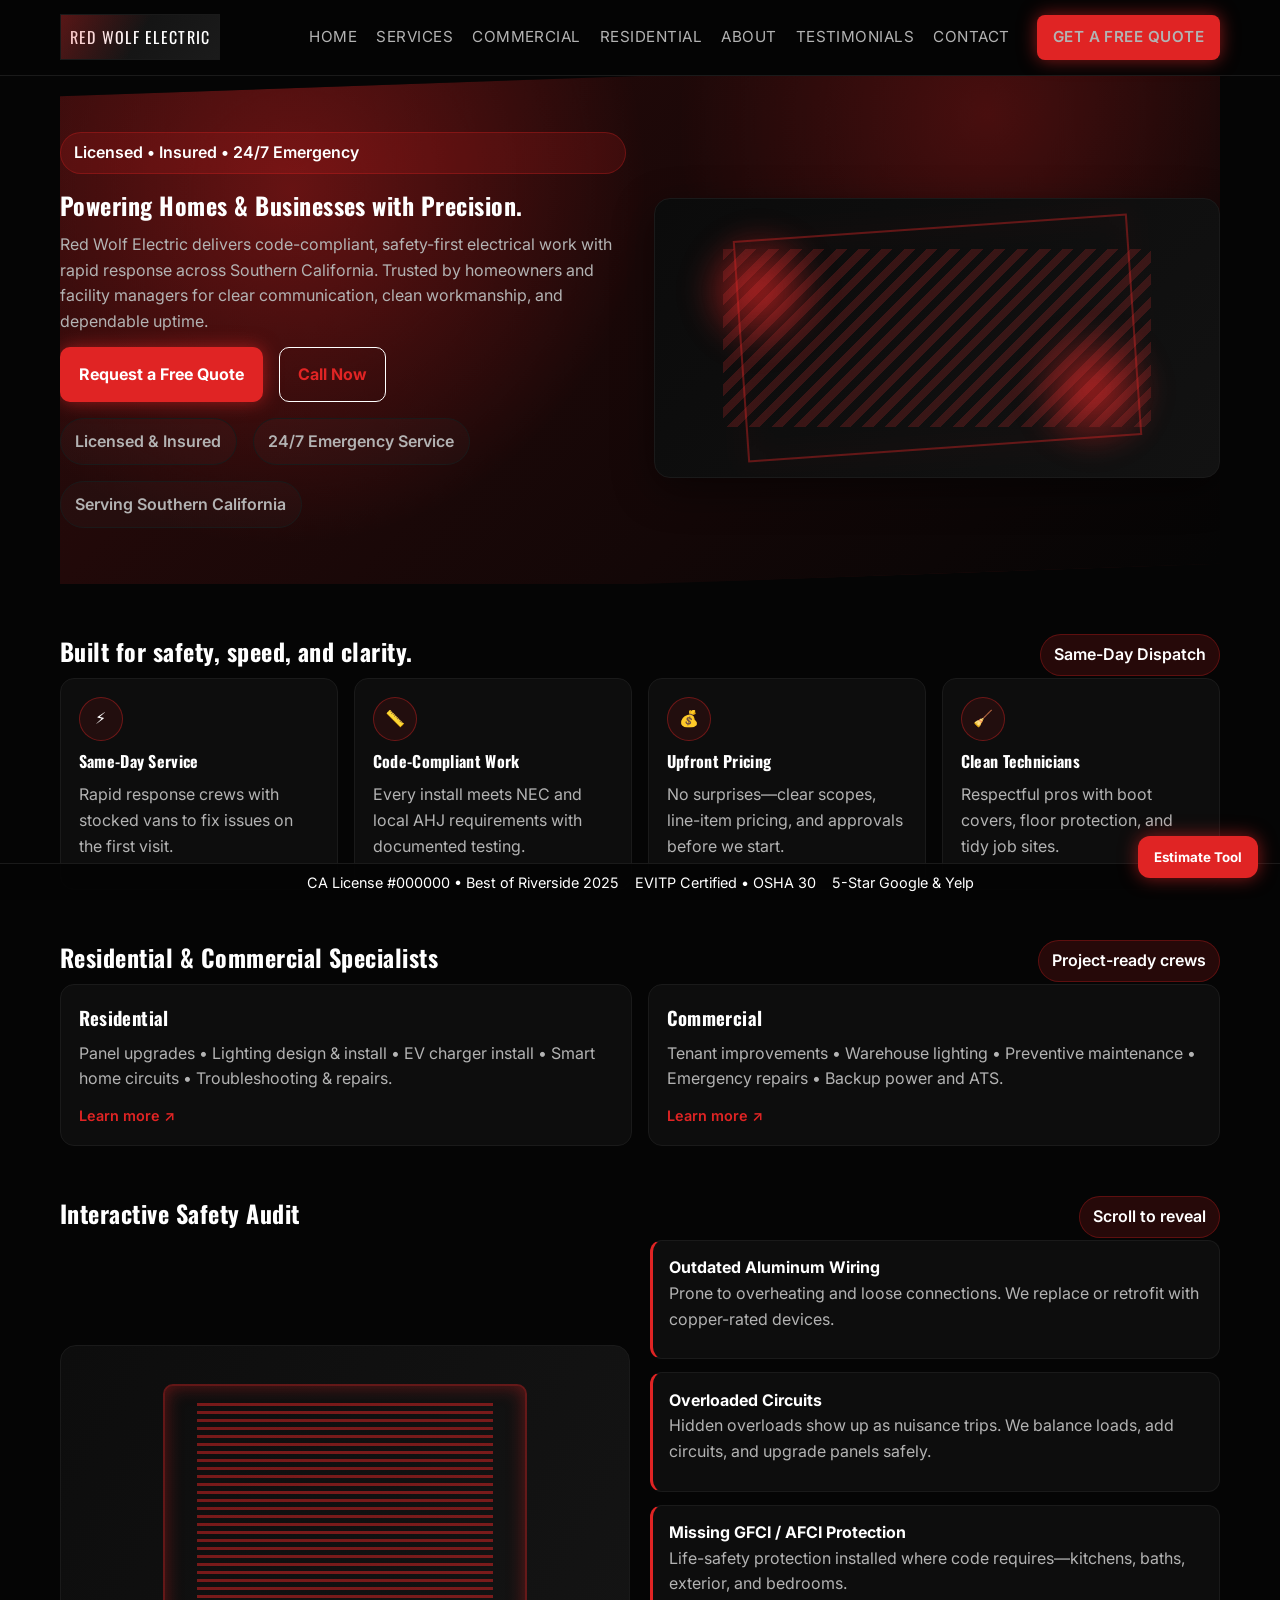
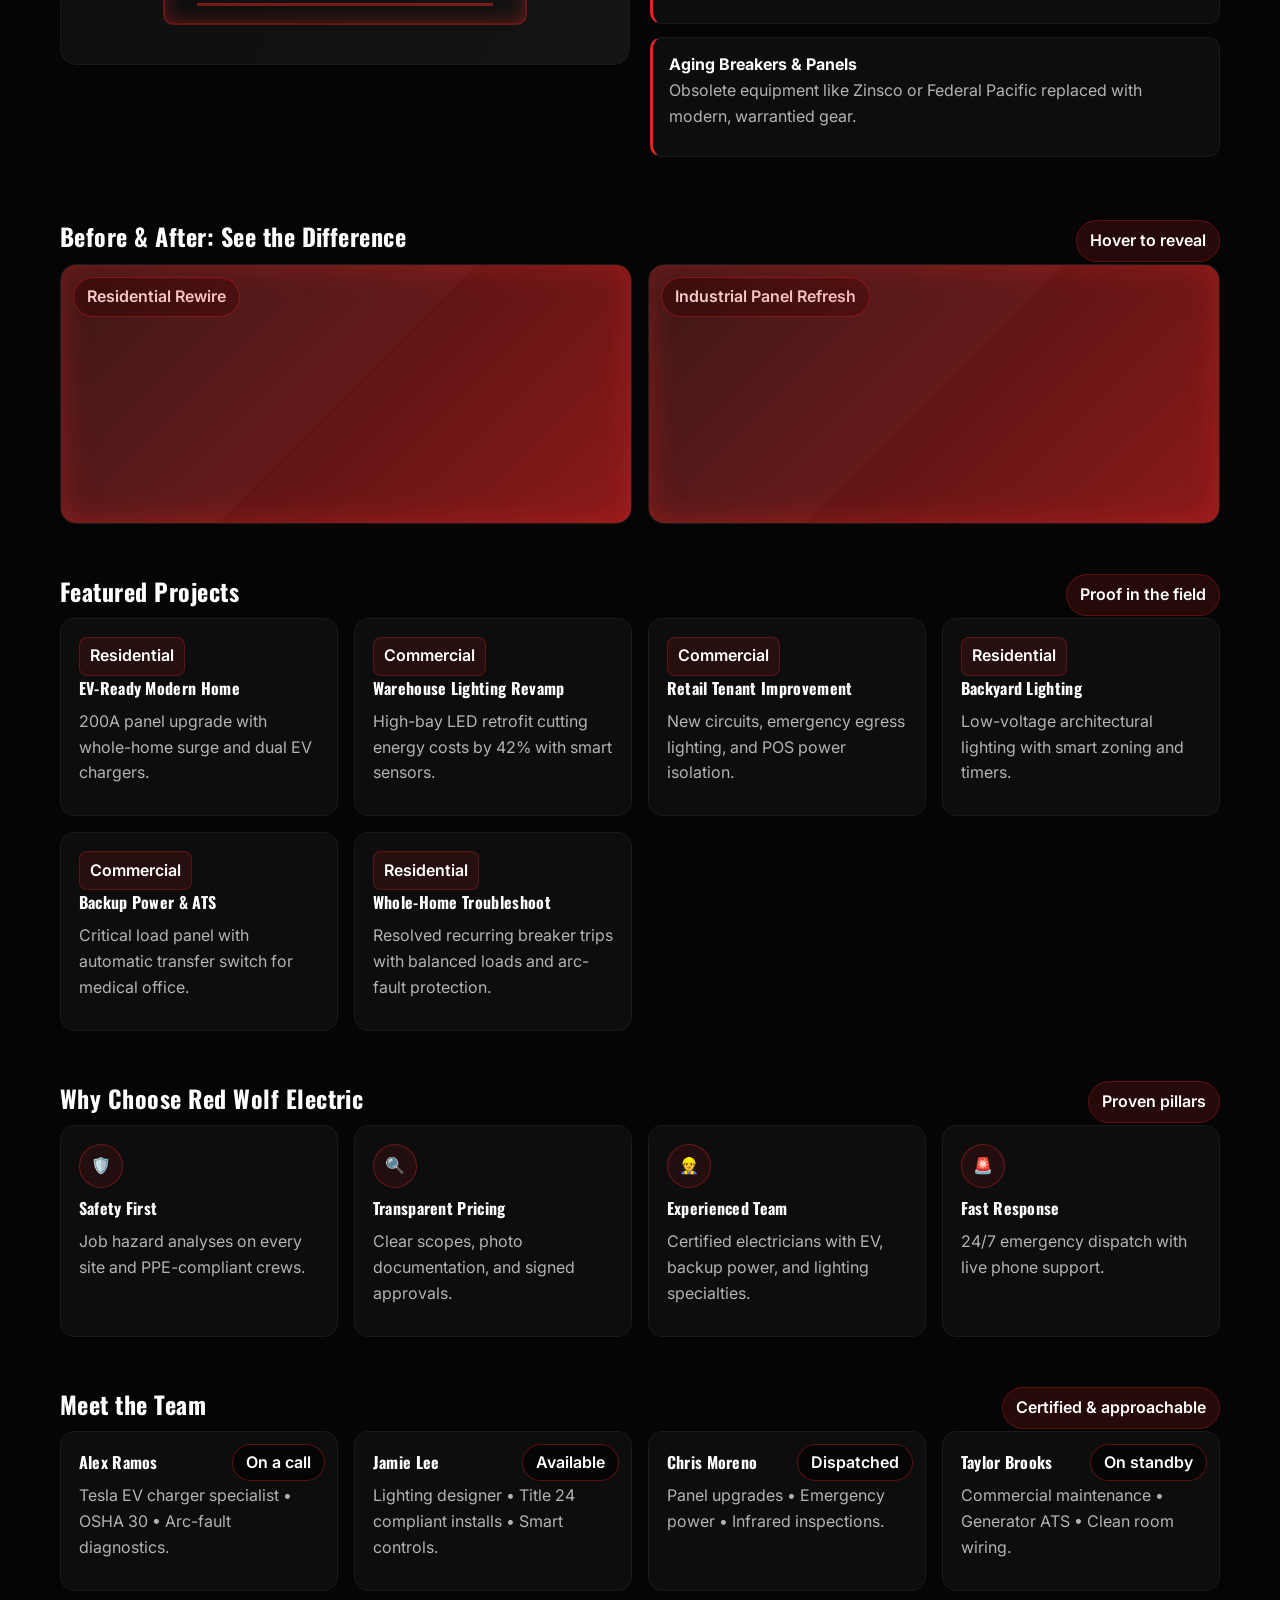
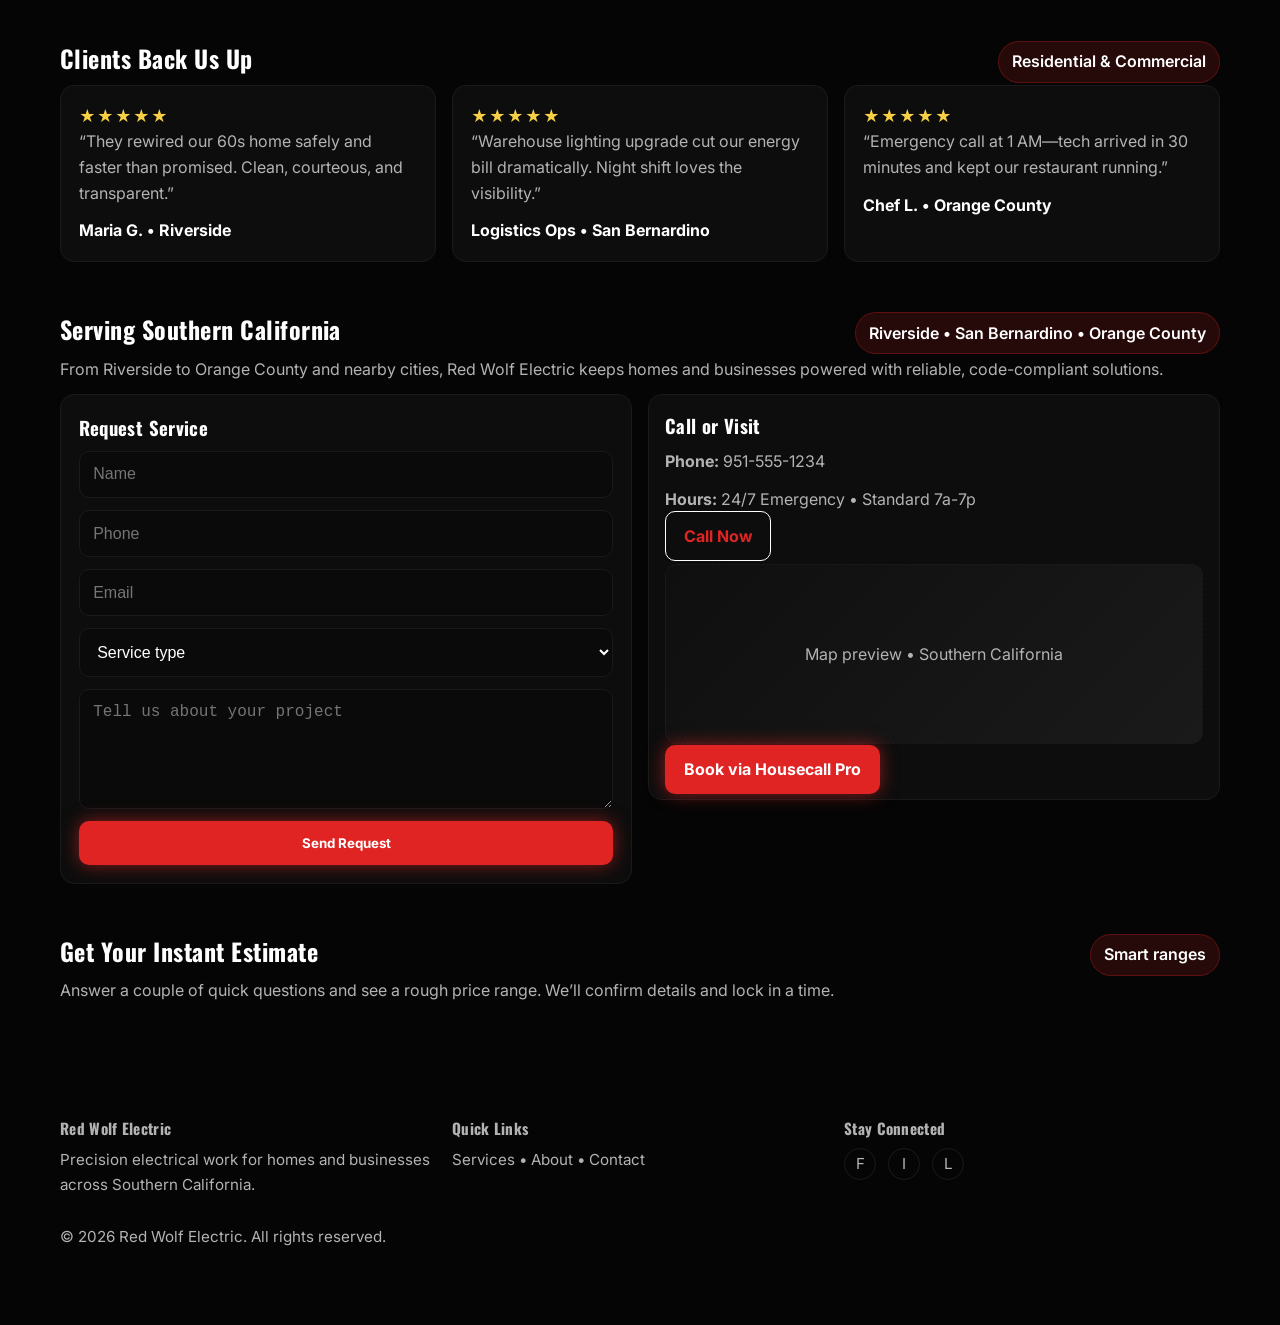
<file: index.html>
<!doctype html>
<html lang="en">
<head>
  <meta charset="UTF-8">
  <meta name="viewport" content="width=device-width, initial-scale=1.0">
  <title>Red Wolf Electric | Southern California Electrical Services</title>
  <link rel="preconnect" href="https://fonts.googleapis.com">
  <link rel="preconnect" href="https://fonts.gstatic.com" crossorigin>
  <link href="https://fonts.googleapis.com/css2?family=Oswald:wght@500;600;700&family=Inter:wght@400;500;600&display=swap" rel="stylesheet">
  <style>
    /* Root theme */
    :root {
      --color-bg: #050505;
      --color-primary: #e02424;
      --color-light: #ffffff;
      --color-muted: #b3b3b3;
      --color-panel: #0d0d0d;
      --color-border: #1a1a1a;
      --glow: 0 0 18px rgba(224, 36, 36, 0.6);
    }
    :root.emergency {
      --color-bg: #020202;
      --color-primary: #ff3b30;
      --color-panel: #0b0b0b;
    }
    * { box-sizing: border-box; }
    body {
      margin: 0;
      font-family: 'Inter', system-ui, -apple-system, sans-serif;
      background: var(--color-bg);
      color: var(--color-light);
      line-height: 1.6;
      overflow-x: hidden;
    }
    a { color: inherit; text-decoration: none; }
    img { max-width: 100%; display: block; }
    .page {
      max-width: 1200px;
      margin: 0 auto;
      padding: 0 1.25rem 4rem;
    }
    h1, h2, h3, h4 { font-family: 'Oswald', 'Inter', sans-serif; letter-spacing: 0.02em; margin: 0 0 0.5rem; }
    p { margin: 0 0 0.75rem; color: var(--color-muted); }
    button, .btn {
      border: none;
      font-family: 'Inter', sans-serif;
      cursor: pointer;
      transition: transform 0.2s ease, box-shadow 0.2s ease, background 0.2s ease, color 0.2s ease;
    }
    /* Sticky nav */
    nav {
      position: sticky;
      top: 0;
      z-index: 999;
      background: rgba(5, 5, 5, 0.9);
      backdrop-filter: blur(6px);
      border-bottom: 1px solid var(--color-border);
    }
    .nav-inner {
      max-width: 1200px;
      margin: 0 auto;
      padding: 0.9rem 1.25rem;
      display: flex;
      align-items: center;
      gap: 1rem;
    }
    .logo {
      width: 160px;
      height: 46px;
      background: linear-gradient(135deg, #0f0f0f, #1b1b1b);
      border: 1px solid var(--color-border);
      display: flex;
      align-items: center;
      justify-content: center;
      color: var(--color-light);
      font-family: 'Oswald', sans-serif;
      letter-spacing: 0.08em;
      text-transform: uppercase;
      position: relative;
      overflow: hidden;
    }
    .logo::before {
      content: '';
      position: absolute;
      inset: 0;
      background: linear-gradient(120deg, rgba(224,36,36,0.35), transparent 50%);
    }
    .nav-links {
      display: flex;
      align-items: center;
      gap: 1.2rem;
      margin-left: auto;
      font-size: 0.95rem;
      text-transform: uppercase;
      letter-spacing: 0.03em;
    }
    .nav-links a { color: var(--color-muted); }
    .nav-links a:hover { color: var(--color-light); }
    .nav-cta {
      margin-left: 0.5rem;
      padding: 0.65rem 1rem;
      background: var(--color-primary);
      color: var(--color-light);
      border-radius: 8px;
      box-shadow: var(--glow);
      font-weight: 600;
    }
    .nav-cta:hover { transform: translateY(-2px); }
    /* Hero */
    .hero {
      position: relative;
      padding: 3.5rem 0 2.5rem;
      overflow: hidden;
    }
    .hero::before {
      content: '';
      position: absolute;
      inset: 0;
      background: radial-gradient(circle at 20% 20%, rgba(224,36,36,0.35), transparent 35%),
                  radial-gradient(circle at 80% 10%, rgba(224,36,36,0.25), transparent 30%),
                  linear-gradient(135deg, rgba(224,36,36,0.18), rgba(5,5,5,0.9));
      pointer-events: none;
      transform: skewY(-2deg);
    }
    .hero-grid {
      position: relative;
      display: grid;
      grid-template-columns: repeat(auto-fit, minmax(280px, 1fr));
      gap: 1.8rem;
      align-items: center;
    }
    .badge-row {
      display: flex;
      gap: 1rem;
      flex-wrap: wrap;
      margin: 1rem 0;
      color: var(--color-muted);
      font-weight: 600;
    }
    .badge {
      border: 1px solid var(--color-border);
      padding: 0.6rem 0.9rem;
      border-radius: 999px;
      background: rgba(255,255,255,0.02);
    }
    .cta-row { display: flex; gap: 1rem; flex-wrap: wrap; align-items: center; }
    .btn-primary {
      background: var(--color-primary);
      color: var(--color-light);
      padding: 0.9rem 1.2rem;
      border-radius: 10px;
      font-weight: 700;
      box-shadow: var(--glow);
    }
    .btn-outline {
      padding: 0.88rem 1.1rem;
      border: 1px solid var(--color-light);
      background: transparent;
      color: var(--color-primary);
      font-weight: 700;
      border-radius: 10px;
    }
    .btn-primary:hover, .btn-outline:hover { transform: translateY(-2px); }
    .hero-visual {
      position: relative;
      background: linear-gradient(135deg, #0b0b0b, #121212);
      border: 1px solid var(--color-border);
      border-radius: 16px;
      padding: 1rem;
      overflow: hidden;
      box-shadow: 0 12px 40px rgba(0,0,0,0.45);
      min-height: 280px;
    }
    .hero-visual::after {
      content: '';
      position: absolute;
      inset: 10% 15%;
      border: 2px solid rgba(224,36,36,0.4);
      filter: drop-shadow(0 0 12px rgba(224,36,36,0.5));
      transform: rotate(-4deg);
    }
    .hero-visual .shape {
      position: absolute;
      width: 140px;
      height: 140px;
      background: radial-gradient(circle, rgba(224,36,36,0.7), transparent 65%);
      filter: blur(12px);
    }
    .shape.one { top: 8%; left: 6%; }
    .shape.two { bottom: 6%; right: 10%; }
    .hero-visual .lines {
      position: absolute;
      inset: 18% 12%;
      background: repeating-linear-gradient(135deg, rgba(224,36,36,0.2) 0 8px, transparent 8px 16px);
      mix-blend-mode: screen;
      transform: translateZ(0);
    }
    /* Key benefits */
    .section {
      margin: 3rem 0;
    }
    .section-header {
      display: flex;
      justify-content: space-between;
      align-items: center;
      gap: 1rem;
      flex-wrap: wrap;
    }
    .pill {
      background: rgba(224,36,36,0.15);
      color: var(--color-light);
      padding: 0.45rem 0.8rem;
      border-radius: 999px;
      font-weight: 600;
      border: 1px solid rgba(224,36,36,0.3);
    }
    .grid {
      display: grid;
      gap: 1rem;
    }
    .grid.cols-4 { grid-template-columns: repeat(auto-fit, minmax(200px, 1fr)); }
    .grid.cols-3 { grid-template-columns: repeat(auto-fit, minmax(240px, 1fr)); }
    .card {
      background: var(--color-panel);
      border: 1px solid var(--color-border);
      border-radius: 14px;
      padding: 1.1rem;
      position: relative;
      overflow: hidden;
      transition: transform 0.2s ease, border-color 0.2s ease, box-shadow 0.2s ease;
    }
    .card:hover { transform: translateY(-4px); border-color: rgba(224,36,36,0.4); box-shadow: var(--glow); }
    .icon-circle {
      width: 44px;
      height: 44px;
      border-radius: 50%;
      border: 1px solid rgba(224,36,36,0.4);
      display: inline-flex;
      align-items: center;
      justify-content: center;
      background: rgba(224,36,36,0.1);
      margin-bottom: 0.5rem;
    }
    /* Services columns */
    .columns {
      display: grid;
      grid-template-columns: repeat(auto-fit, minmax(280px, 1fr));
      gap: 1rem;
    }
    .service-card h3 { color: var(--color-light); }
    .micro {
      font-size: 0.9rem;
      color: var(--color-primary);
      font-weight: 600;
    }
    /* Safety scrollytelling */
    .safety-wrap {
      display: grid;
      grid-template-columns: repeat(auto-fit, minmax(280px, 1fr));
      gap: 1.2rem;
      align-items: center;
    }
    .panel-visual {
      position: relative;
      height: 320px;
      border-radius: 16px;
      background: linear-gradient(120deg, #0d0d0d, #141414);
      border: 1px solid var(--color-border);
      overflow: hidden;
      transform: translateX(-40px);
      opacity: 0;
      transition: transform 0.6s ease, opacity 0.6s ease;
    }
    .panel-visual.active { transform: translateX(0); opacity: 1; }
    .panel-visual::before {
      content: '';
      position: absolute;
      inset: 12% 18%;
      border: 2px solid rgba(224,36,36,0.4);
      box-shadow: inset 0 0 18px rgba(224,36,36,0.4);
      border-radius: 10px;
    }
    .panel-visual .wires {
      position: absolute;
      inset: 18% 24%;
      background: repeating-linear-gradient(0deg, rgba(224,36,36,0.5) 0 3px, transparent 3px 8px);
      filter: blur(0.3px);
    }
    .hazard {
      background: var(--color-panel);
      border: 1px solid var(--color-border);
      border-left: 3px solid var(--color-primary);
      padding: 0.9rem 1rem;
      border-radius: 12px;
      margin-bottom: 0.8rem;
      transform: translateX(30px);
      opacity: 0;
      transition: transform 0.5s ease, opacity 0.5s ease;
    }
    .hazard.active { transform: translateX(0); opacity: 1; }
    /* Before / After masks */
    .before-after {
      position: relative;
      overflow: hidden;
      border-radius: 16px;
      border: 1px solid var(--color-border);
      min-height: 260px;
      background: linear-gradient(135deg, #151515 50%, #0c0c0c 50%);
    }
    .before-after .label {
      position: absolute;
      top: 12px;
      left: 12px;
      background: rgba(0,0,0,0.6);
      padding: 0.4rem 0.8rem;
      border-radius: 999px;
      font-weight: 600;
      border: 1px solid rgba(224,36,36,0.4);
    }
    .before-after .after {
      position: absolute;
      inset: 0;
      background: linear-gradient(135deg, rgba(224,36,36,0.2), rgba(224,36,36,0.6)), url('https://images.unsplash.com/photo-1582719478210-2adf5c12e498?auto=format&fit=crop&w=1200&q=60') center/cover;
      mask-image: linear-gradient(90deg, transparent 0%, transparent var(--reveal, 0%), black var(--reveal, 0%), black 100%);
      transition: var(--mask-speed, 0.6s) ease;
      box-shadow: inset 0 0 30px rgba(224,36,36,0.4);
    }
    .before-after:hover { box-shadow: var(--glow); }
    .before-after:hover .after {
      --reveal: 100%;
      --mask-speed: 0.9s;
    }
    .before-after .after::after {
      content: '';
      position: absolute;
      inset: 0;
      background: radial-gradient(circle at 70% 20%, rgba(255,255,255,0.15), transparent 45%);
      opacity: 0;
      transition: opacity 0.4s ease;
    }
    .before-after:hover .after::after { opacity: 1; }
    /* Projects */
    .tag {
      display: inline-block;
      padding: 0.35rem 0.65rem;
      border-radius: 8px;
      background: rgba(224,36,36,0.12);
      color: var(--color-light);
      font-weight: 600;
      border: 1px solid rgba(224,36,36,0.3);
    }
    /* Testimonials */
    .stars { color: #f7d046; letter-spacing: 1px; }
    /* Contact */
    form {
      display: grid;
      gap: 0.75rem;
    }
    input, select, textarea {
      width: 100%;
      padding: 0.85rem;
      border-radius: 10px;
      border: 1px solid var(--color-border);
      background: #0a0a0a;
      color: var(--color-light);
      font-size: 1rem;
    }
    textarea { min-height: 120px; }
    .contact-grid {
      display: grid;
      grid-template-columns: repeat(auto-fit, minmax(280px, 1fr));
      gap: 1rem;
      align-items: start;
    }
    .info-block {
      background: var(--color-panel);
      border: 1px solid var(--color-border);
      border-radius: 14px;
      padding: 1rem;
    }
    .map {
      margin-top: 0.9rem;
      height: 180px;
      border-radius: 12px;
      background: linear-gradient(135deg, #0f0f0f, #1a1a1a);
      border: 1px dashed var(--color-border);
      display: grid;
      place-items: center;
      color: var(--color-muted);
    }
    /* Meet the team */
    .bento {
      display: grid;
      grid-template-columns: repeat(auto-fit, minmax(240px, 1fr));
      gap: 1rem;
    }
    .team-card {
      position: relative;
      overflow: hidden;
    }
    .kinetic {
      display: inline-block;
      transition: transform 0.2s ease;
    }
    .team-card:hover .kinetic { transform: translateY(-3px) skewX(-4deg); color: var(--color-primary); }
    .status {
      position: absolute;
      top: 12px;
      right: 12px;
      background: rgba(0,0,0,0.6);
      padding: 0.3rem 0.8rem;
      border-radius: 999px;
      border: 1px solid rgba(224,36,36,0.4);
      font-weight: 600;
    }
    /* Floating quote tool */
    .quote-widget {
      position: fixed;
      bottom: 22px;
      right: 22px;
      z-index: 998;
    }
    .quote-button {
      background: var(--color-primary);
      color: var(--color-light);
      padding: 0.8rem 1rem;
      border-radius: 12px;
      box-shadow: var(--glow);
      font-weight: 700;
      display: inline-flex;
      align-items: center;
      gap: 0.4rem;
    }
    .quote-panel {
      margin-top: 0.75rem;
      width: 320px;
      background: var(--color-panel);
      border: 1px solid var(--color-border);
      border-radius: 14px;
      padding: 1rem;
      display: none;
    }
    .quote-panel.open { display: block; }
    .range {
      font-weight: 700;
      color: var(--color-light);
      margin-top: 0.5rem;
    }
    /* Sticky trust footer */
    .trust-footer {
      position: fixed;
      bottom: 0;
      left: 0;
      right: 0;
      background: rgba(5,5,5,0.94);
      border-top: 1px solid var(--color-border);
      padding: 0.4rem 0.8rem;
      display: flex;
      justify-content: center;
      gap: 1rem;
      flex-wrap: wrap;
      font-size: 0.9rem;
      z-index: 997;
    }
    /* Footer */
    footer {
      margin-top: 3rem;
      padding: 2rem 0 3rem;
      color: var(--color-muted);
      font-size: 0.95rem;
    }
    .footer-grid {
      display: grid;
      grid-template-columns: repeat(auto-fit, minmax(240px, 1fr));
      gap: 1rem;
    }
    .socials a {
      display: inline-flex;
      width: 32px;
      height: 32px;
      border-radius: 50%;
      align-items: center;
      justify-content: center;
      border: 1px solid var(--color-border);
      margin-right: 0.5rem;
    }
    .socials a:hover { border-color: var(--color-primary); color: var(--color-primary); box-shadow: var(--glow); }
    /* Responsive tweaks */
    @media (max-width: 720px) {
      .nav-links { display: none; }
      .hero { padding-top: 2.5rem; }
      .panel-visual { min-height: 260px; }
      .trust-footer { font-size: 0.85rem; }
    }
    @media (prefers-reduced-motion: reduce) {
      *, *::before, *::after { transition: none !important; animation: none !important; }
    }
  </style>
</head>
<body>
  <!-- Sticky Navigation -->
  <nav>
    <div class="nav-inner">
      <div class="logo" aria-label="Red Wolf Electric logo">Red Wolf Electric</div>
      <div class="nav-links">
        <a href="#home">Home</a>
        <a href="#services">Services</a>
        <a href="#commercial">Commercial</a>
        <a href="#residential">Residential</a>
        <a href="#about">About</a>
        <a href="#testimonials">Testimonials</a>
        <a href="#contact">Contact</a>
        <a class="nav-cta" href="#quote">Get a Free Quote</a>
      </div>
    </div>
  </nav>

  <main class="page">
    <!-- Hero Section -->
    <section id="home" class="hero">
      <div class="hero-grid">
        <div>
          <p class="pill">Licensed • Insured • 24/7 Emergency</p>
          <h1>Powering Homes &amp; Businesses with Precision.</h1>
          <p>Red Wolf Electric delivers code-compliant, safety-first electrical work with rapid response across Southern California. Trusted by homeowners and facility managers for clear communication, clean workmanship, and dependable uptime.</p>
          <div class="cta-row">
            <a class="btn btn-primary" href="#quote">Request a Free Quote</a>
            <a class="btn btn-outline" href="tel:+19515551234">Call Now</a>
          </div>
          <div class="badge-row">
            <span class="badge">Licensed &amp; Insured</span>
            <span class="badge">24/7 Emergency Service</span>
            <span class="badge">Serving Southern California</span>
          </div>
        </div>
        <div class="hero-visual">
          <div class="shape one"></div>
          <div class="shape two"></div>
          <div class="lines"></div>
        </div>
      </div>
    </section>

    <!-- Key benefits strip -->
    <section class="section" aria-label="Key Benefits">
      <div class="section-header">
        <h2>Built for safety, speed, and clarity.</h2>
        <span class="pill">Same-Day Dispatch</span>
      </div>
      <div class="grid cols-4">
        <div class="card">
          <div class="icon-circle">⚡</div>
          <h4>Same-Day Service</h4>
          <p>Rapid response crews with stocked vans to fix issues on the first visit.</p>
        </div>
        <div class="card">
          <div class="icon-circle">📏</div>
          <h4>Code-Compliant Work</h4>
          <p>Every install meets NEC and local AHJ requirements with documented testing.</p>
        </div>
        <div class="card">
          <div class="icon-circle">💰</div>
          <h4>Upfront Pricing</h4>
          <p>No surprises—clear scopes, line-item pricing, and approvals before we start.</p>
        </div>
        <div class="card">
          <div class="icon-circle">🧹</div>
          <h4>Clean Technicians</h4>
          <p>Respectful pros with boot covers, floor protection, and tidy job sites.</p>
        </div>
      </div>
    </section>

    <!-- Services overview -->
    <section id="services" class="section">
      <div class="section-header">
        <h2>Residential &amp; Commercial Specialists</h2>
        <span class="pill">Project-ready crews</span>
      </div>
      <div class="columns">
        <div id="residential" class="card service-card">
          <h3>Residential</h3>
          <p>Panel upgrades • Lighting design &amp; install • EV charger install • Smart home circuits • Troubleshooting &amp; repairs.</p>
          <div class="micro">Learn more ↗</div>
        </div>
        <div id="commercial" class="card service-card">
          <h3>Commercial</h3>
          <p>Tenant improvements • Warehouse lighting • Preventive maintenance • Emergency repairs • Backup power and ATS.</p>
          <div class="micro">Learn more ↗</div>
        </div>
      </div>
    </section>

    <!-- Safety Audit Scrollytelling -->
    <section class="section" aria-label="Safety Audit">
      <div class="section-header">
        <h2>Interactive Safety Audit</h2>
        <span class="pill">Scroll to reveal</span>
      </div>
      <div class="safety-wrap">
        <div class="panel-visual" aria-hidden="true">
          <div class="wires"></div>
        </div>
        <div>
          <div class="hazard">
            <strong>Outdated Aluminum Wiring</strong>
            <p>Prone to overheating and loose connections. We replace or retrofit with copper-rated devices.</p>
          </div>
          <div class="hazard">
            <strong>Overloaded Circuits</strong>
            <p>Hidden overloads show up as nuisance trips. We balance loads, add circuits, and upgrade panels safely.</p>
          </div>
          <div class="hazard">
            <strong>Missing GFCI / AFCI Protection</strong>
            <p>Life-safety protection installed where code requires—kitchens, baths, exterior, and bedrooms.</p>
          </div>
          <div class="hazard">
            <strong>Aging Breakers &amp; Panels</strong>
            <p>Obsolete equipment like Zinsco or Federal Pacific replaced with modern, warrantied gear.</p>
          </div>
        </div>
      </div>
    </section>

    <!-- Before & After -->
    <section class="section">
      <div class="section-header">
        <h2>Before &amp; After: See the Difference</h2>
        <span class="pill">Hover to reveal</span>
      </div>
      <div class="columns">
        <div class="before-after">
          <div class="label">Residential Rewire</div>
          <div class="after" aria-hidden="true"></div>
        </div>
        <div class="before-after">
          <div class="label">Industrial Panel Refresh</div>
          <div class="after" aria-hidden="true"></div>
        </div>
      </div>
    </section>

    <!-- Featured projects -->
    <section class="section" id="about">
      <div class="section-header">
        <h2>Featured Projects</h2>
        <span class="pill">Proof in the field</span>
      </div>
      <div class="grid cols-3">
        <div class="card">
          <div class="tag">Residential</div>
          <h4>EV-Ready Modern Home</h4>
          <p>200A panel upgrade with whole-home surge and dual EV chargers.</p>
        </div>
        <div class="card">
          <div class="tag">Commercial</div>
          <h4>Warehouse Lighting Revamp</h4>
          <p>High-bay LED retrofit cutting energy costs by 42% with smart sensors.</p>
        </div>
        <div class="card">
          <div class="tag">Commercial</div>
          <h4>Retail Tenant Improvement</h4>
          <p>New circuits, emergency egress lighting, and POS power isolation.</p>
        </div>
        <div class="card">
          <div class="tag">Residential</div>
          <h4>Backyard Lighting</h4>
          <p>Low-voltage architectural lighting with smart zoning and timers.</p>
        </div>
        <div class="card">
          <div class="tag">Commercial</div>
          <h4>Backup Power &amp; ATS</h4>
          <p>Critical load panel with automatic transfer switch for medical office.</p>
        </div>
        <div class="card">
          <div class="tag">Residential</div>
          <h4>Whole-Home Troubleshoot</h4>
          <p>Resolved recurring breaker trips with balanced loads and arc-fault protection.</p>
        </div>
      </div>
    </section>

    <!-- Why choose -->
    <section class="section">
      <div class="section-header">
        <h2>Why Choose Red Wolf Electric</h2>
        <span class="pill">Proven pillars</span>
      </div>
      <div class="grid cols-4">
        <div class="card">
          <div class="icon-circle">🛡️</div>
          <h4>Safety First</h4>
          <p>Job hazard analyses on every site and PPE-compliant crews.</p>
        </div>
        <div class="card">
          <div class="icon-circle">🔍</div>
          <h4>Transparent Pricing</h4>
          <p>Clear scopes, photo documentation, and signed approvals.</p>
        </div>
        <div class="card">
          <div class="icon-circle">👷</div>
          <h4>Experienced Team</h4>
          <p>Certified electricians with EV, backup power, and lighting specialties.</p>
        </div>
        <div class="card">
          <div class="icon-circle">🚨</div>
          <h4>Fast Response</h4>
          <p>24/7 emergency dispatch with live phone support.</p>
        </div>
      </div>
    </section>

    <!-- Meet the team -->
    <section class="section">
      <div class="section-header">
        <h2>Meet the Team</h2>
        <span class="pill">Certified &amp; approachable</span>
      </div>
      <div class="bento">
        <div class="card team-card">
          <div class="status" data-status>On a call</div>
          <h4><span class="kinetic">Alex Ramos</span></h4>
          <p>Tesla EV charger specialist • OSHA 30 • Arc-fault diagnostics.</p>
        </div>
        <div class="card team-card">
          <div class="status" data-status>Available</div>
          <h4><span class="kinetic">Jamie Lee</span></h4>
          <p>Lighting designer • Title 24 compliant installs • Smart controls.</p>
        </div>
        <div class="card team-card">
          <div class="status" data-status>Dispatched</div>
          <h4><span class="kinetic">Chris Moreno</span></h4>
          <p>Panel upgrades • Emergency power • Infrared inspections.</p>
        </div>
        <div class="card team-card">
          <div class="status" data-status>On standby</div>
          <h4><span class="kinetic">Taylor Brooks</span></h4>
          <p>Commercial maintenance • Generator ATS • Clean room wiring.</p>
        </div>
      </div>
    </section>

    <!-- Testimonials -->
    <section id="testimonials" class="section">
      <div class="section-header">
        <h2>Clients Back Us Up</h2>
        <span class="pill">Residential &amp; Commercial</span>
      </div>
      <div class="grid cols-3">
        <div class="card">
          <div class="stars">★★★★★</div>
          <p>“They rewired our 60s home safely and faster than promised. Clean, courteous, and transparent.”</p>
          <strong>Maria G. • Riverside</strong>
        </div>
        <div class="card">
          <div class="stars">★★★★★</div>
          <p>“Warehouse lighting upgrade cut our energy bill dramatically. Night shift loves the visibility.”</p>
          <strong>Logistics Ops • San Bernardino</strong>
        </div>
        <div class="card">
          <div class="stars">★★★★★</div>
          <p>“Emergency call at 1 AM—tech arrived in 30 minutes and kept our restaurant running.”</p>
          <strong>Chef L. • Orange County</strong>
        </div>
      </div>
    </section>

    <!-- Service area & Contact -->
    <section id="contact" class="section">
      <div class="section-header">
        <h2>Serving Southern California</h2>
        <span class="pill">Riverside • San Bernardino • Orange County</span>
      </div>
      <p>From Riverside to Orange County and nearby cities, Red Wolf Electric keeps homes and businesses powered with reliable, code-compliant solutions.</p>
      <div class="contact-grid">
        <div class="card">
          <h3>Request Service</h3>
          <form id="contact-form">
            <input type="text" name="name" placeholder="Name" required>
            <input type="tel" name="phone" placeholder="Phone" required>
            <input type="email" name="email" placeholder="Email" required>
            <select name="service">
              <option>Service type</option>
              <option>Residential</option>
              <option>Commercial</option>
              <option>Emergency</option>
            </select>
            <textarea name="message" placeholder="Tell us about your project" required></textarea>
            <button class="btn btn-primary" type="submit">Send Request</button>
          </form>
        </div>
        <div class="info-block">
          <h3>Call or Visit</h3>
          <p><strong>Phone:</strong> <a href="tel:+19515551234">951-555-1234</a></p>
          <p><strong>Hours:</strong> 24/7 Emergency • Standard 7a-7p</p>
          <a class="btn btn-outline" href="tel:+19515551234">Call Now</a>
          <div class="map">Map preview • Southern California</div>
          <div style="margin-top:0.8rem;">
            <a class="btn btn-primary" href="https://www.housecallpro.com" target="_blank" rel="noreferrer">Book via Housecall Pro</a>
          </div>
        </div>
      </div>
    </section>

    <!-- Quote anchor -->
    <section id="quote" class="section">
      <div class="section-header">
        <h2>Get Your Instant Estimate</h2>
        <span class="pill">Smart ranges</span>
      </div>
      <p>Answer a couple of quick questions and see a rough price range. We’ll confirm details and lock in a time.</p>
    </section>
  </main>

  <!-- Floating quote tool -->
  <div class="quote-widget">
    <button class="quote-button" id="quote-toggle">Estimate Tool</button>
    <div class="quote-panel" id="quote-panel">
      <label>
        Scope:
        <select id="scope">
          <option value="panel">Panel Upgrade</option>
          <option value="lighting">Lighting Install</option>
          <option value="ev">EV Charger</option>
          <option value="troubleshoot">Troubleshooting</option>
        </select>
      </label>
      <label>
        Urgency:
        <select id="urgency">
          <option value="standard">Standard</option>
          <option value="rush">Rush</option>
          <option value="emergency">Emergency</option>
        </select>
      </label>
      <div class="range" id="range">$0 - $0</div>
      <p style="color:var(--color-muted); font-size:0.9rem;">Ranges are estimates. We confirm on-site and honor quoted scopes.</p>
      <button class="btn btn-primary" style="width:100%; margin-top:0.4rem;">Lock in my estimate</button>
    </div>
  </div>

  <!-- Sticky trust footer -->
  <div class="trust-footer">
    <span>CA License #000000 • Best of Riverside 2025</span>
    <span>EVITP Certified • OSHA 30</span>
    <span>5-Star Google &amp; Yelp</span>
  </div>

  <!-- Footer -->
  <footer class="page">
    <div class="footer-grid">
      <div>
        <h4>Red Wolf Electric</h4>
        <p>Precision electrical work for homes and businesses across Southern California.</p>
      </div>
      <div>
        <h4>Quick Links</h4>
        <p><a href="#services">Services</a> • <a href="#about">About</a> • <a href="#contact">Contact</a></p>
      </div>
      <div>
        <h4>Stay Connected</h4>
        <div class="socials">
          <a href="#" aria-label="Facebook">F</a>
          <a href="#" aria-label="Instagram">I</a>
          <a href="#" aria-label="LinkedIn">L</a>
        </div>
      </div>
    </div>
    <p style="margin-top:1rem;">© 2026 Red Wolf Electric. All rights reserved.</p>
  </footer>

  <script>
    // IntersectionObserver for scrollytelling reveal
    const observer = new IntersectionObserver((entries) => {
      entries.forEach(entry => {
        if (entry.isIntersecting) entry.target.classList.add('active');
      });
    }, { threshold: 0.3 });
    document.querySelectorAll('.panel-visual, .hazard').forEach(el => observer.observe(el));

    // Floating quote widget behavior
    const toggle = document.getElementById('quote-toggle');
    const panel = document.getElementById('quote-panel');
    toggle.addEventListener('click', () => panel.classList.toggle('open'));

    const scope = document.getElementById('scope');
    const urgency = document.getElementById('urgency');
    const range = document.getElementById('range');

    function updateRange() {
      const base = { panel: [1800, 5200], lighting: [450, 2800], ev: [750, 2200], troubleshoot: [180, 650] }[scope.value];
      const multiplier = urgency.value === 'rush' ? 1.15 : urgency.value === 'emergency' ? 1.35 : 1;
      const min = Math.round(base[0] * multiplier);
      const max = Math.round(base[1] * multiplier);
      range.textContent = `$${min.toLocaleString()} - $${max.toLocaleString()}`;
    }
    scope.addEventListener('change', updateRange);
    urgency.addEventListener('change', updateRange);
    updateRange();

    // Emergency dark mode for late-night visitors
    const hour = new Date().getHours();
    if (hour < 5 || hour >= 22) {
      document.documentElement.classList.add('emergency');
      toggle.textContent = 'Emergency Call Now';
      toggle.onclick = () => window.location.href = 'tel:+19515551234';
      panel.style.borderColor = 'rgba(255, 59, 48, 0.5)';
    }

    // Rotate team statuses for live feel
    const statuses = ['On a call', 'Available', 'Dispatched', 'On standby'];
    setInterval(() => {
      document.querySelectorAll('[data-status]').forEach(el => {
        const next = statuses[Math.floor(Math.random() * statuses.length)];
        el.textContent = next;
      });
    }, 5000);
  </script>
</body>
</html>
</file>
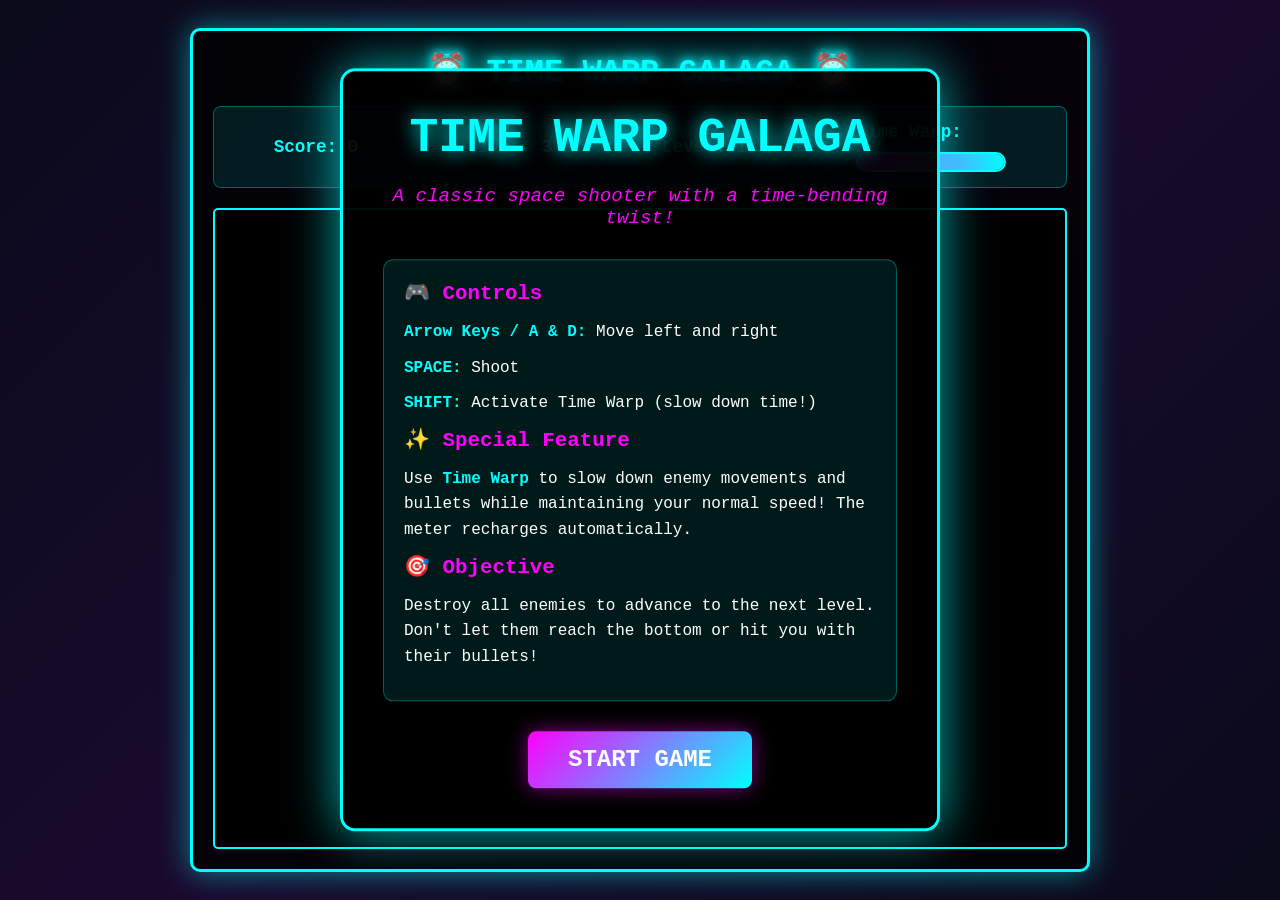
<file: game/index.html>
<!DOCTYPE html>
<html lang="en">
<head>
    <meta charset="UTF-8">
    <meta name="viewport" content="width=device-width, initial-scale=1.0">
    <title>Time Warp Galaga - A Space Shooter Game</title>
    <link rel="stylesheet" href="style.css">
</head>
<body>
    <div class="game-container">
        <div class="header">
            <h1>⏰ TIME WARP GALAGA ⏰</h1>
            <div class="info-panel">
                <div class="stat">
                    <span class="label">Score:</span>
                    <span id="score">0</span>
                </div>
                <div class="stat">
                    <span class="label">Lives:</span>
                    <span id="lives">3</span>
                </div>
                <div class="stat">
                    <span class="label">Level:</span>
                    <span id="level">1</span>
                </div>
                <div class="stat time-warp-meter">
                    <span class="label">Time Warp:</span>
                    <div class="meter">
                        <div id="timeWarpBar" class="meter-fill"></div>
                    </div>
                </div>
            </div>
        </div>
        
        <canvas id="gameCanvas"></canvas>
        
        <div id="startScreen" class="screen">
            <h2>TIME WARP GALAGA</h2>
            <p class="tagline">A classic space shooter with a time-bending twist!</p>
            <div class="instructions">
                <h3>🎮 Controls</h3>
                <p><strong>Arrow Keys / A & D:</strong> Move left and right</p>
                <p><strong>SPACE:</strong> Shoot</p>
                <p><strong>SHIFT:</strong> Activate Time Warp (slow down time!)</p>
                <h3>✨ Special Feature</h3>
                <p>Use <strong>Time Warp</strong> to slow down enemy movements and bullets while maintaining your normal speed! The meter recharges automatically.</p>
                <h3>🎯 Objective</h3>
                <p>Destroy all enemies to advance to the next level. Don't let them reach the bottom or hit you with their bullets!</p>
            </div>
            <button id="startButton" class="game-button">START GAME</button>
        </div>
        
        <div id="gameOverScreen" class="screen hidden">
            <h2>GAME OVER</h2>
            <p class="final-score">Final Score: <span id="finalScore">0</span></p>
            <p class="final-level">Level Reached: <span id="finalLevel">1</span></p>
            <button id="restartButton" class="game-button">PLAY AGAIN</button>
        </div>
        
        <div id="levelCompleteScreen" class="screen hidden">
            <h2>LEVEL COMPLETE!</h2>
            <p class="level-message">Preparing next wave...</p>
            <button id="nextLevelButton" class="game-button">CONTINUE</button>
        </div>
    </div>
    
    <script src="game.js"></script>
</body>
</html>
</file>
<file: game/style.css>
* {
    margin: 0;
    padding: 0;
    box-sizing: border-box;
}

body {
    font-family: 'Courier New', monospace;
    background: linear-gradient(135deg, #0a0a1a 0%, #1a0a2e 50%, #0a0a1a 100%);
    display: flex;
    justify-content: center;
    align-items: center;
    min-height: 100vh;
    color: #fff;
    overflow: hidden;
}

.game-container {
    background: rgba(0, 0, 0, 0.8);
    border: 3px solid #00ffff;
    border-radius: 10px;
    padding: 20px;
    box-shadow: 0 0 30px rgba(0, 255, 255, 0.5);
    max-width: 900px;
    width: 100%;
}

.header {
    text-align: center;
    margin-bottom: 20px;
}

.header h1 {
    color: #00ffff;
    text-shadow: 0 0 10px #00ffff, 0 0 20px #00ffff;
    font-size: 2em;
    margin-bottom: 15px;
    animation: glow 2s ease-in-out infinite alternate;
}

@keyframes glow {
    from {
        text-shadow: 0 0 10px #00ffff, 0 0 20px #00ffff;
    }
    to {
        text-shadow: 0 0 20px #00ffff, 0 0 30px #00ffff, 0 0 40px #00ffff;
    }
}

.info-panel {
    display: flex;
    justify-content: space-around;
    flex-wrap: wrap;
    gap: 20px;
    padding: 15px;
    background: rgba(0, 255, 255, 0.1);
    border-radius: 8px;
    border: 1px solid rgba(0, 255, 255, 0.3);
}

.stat {
    display: flex;
    align-items: center;
    gap: 10px;
}

.label {
    color: #00ffff;
    font-weight: bold;
    font-size: 1.1em;
}

.stat span:last-child {
    color: #fff;
    font-size: 1.2em;
    font-weight: bold;
}

.time-warp-meter {
    flex-direction: column;
    align-items: flex-start;
}

.meter {
    width: 150px;
    height: 20px;
    background: rgba(0, 0, 0, 0.5);
    border: 2px solid #00ffff;
    border-radius: 10px;
    overflow: hidden;
}

.meter-fill {
    height: 100%;
    background: linear-gradient(90deg, #ff00ff 0%, #00ffff 100%);
    transition: width 0.3s ease;
    box-shadow: 0 0 10px #ff00ff;
}

#gameCanvas {
    display: block;
    width: 100%;
    background: #000;
    border: 2px solid #00ffff;
    border-radius: 5px;
    cursor: none;
}

.screen {
    position: absolute;
    top: 50%;
    left: 50%;
    transform: translate(-50%, -50%);
    background: rgba(0, 0, 0, 0.95);
    border: 3px solid #00ffff;
    border-radius: 15px;
    padding: 40px;
    text-align: center;
    box-shadow: 0 0 50px rgba(0, 255, 255, 0.7);
    max-width: 600px;
    z-index: 10;
}

.screen h2 {
    color: #00ffff;
    font-size: 3em;
    margin-bottom: 20px;
    text-shadow: 0 0 20px #00ffff;
}

.tagline {
    color: #ff00ff;
    font-size: 1.2em;
    margin-bottom: 30px;
    font-style: italic;
}

.instructions {
    text-align: left;
    margin: 30px 0;
    padding: 20px;
    background: rgba(0, 255, 255, 0.1);
    border-radius: 10px;
    border: 1px solid rgba(0, 255, 255, 0.3);
}

.instructions h3 {
    color: #ff00ff;
    margin-bottom: 15px;
    font-size: 1.3em;
}

.instructions p {
    margin: 10px 0;
    line-height: 1.6;
    color: #fff;
}

.instructions strong {
    color: #00ffff;
}

.game-button {
    background: linear-gradient(135deg, #ff00ff 0%, #00ffff 100%);
    border: none;
    color: #fff;
    padding: 15px 40px;
    font-size: 1.5em;
    font-weight: bold;
    font-family: 'Courier New', monospace;
    border-radius: 8px;
    cursor: pointer;
    transition: all 0.3s ease;
    box-shadow: 0 0 20px rgba(255, 0, 255, 0.5);
}

.game-button:hover {
    transform: scale(1.1);
    box-shadow: 0 0 30px rgba(255, 0, 255, 0.8);
}

.game-button:active {
    transform: scale(0.95);
}

.hidden {
    display: none !important;
}

.final-score, .final-level {
    font-size: 1.5em;
    margin: 20px 0;
    color: #fff;
}

.final-score span, .final-level span {
    color: #00ffff;
    font-weight: bold;
}

.level-message {
    font-size: 1.3em;
    color: #ff00ff;
    margin: 20px 0;
}

@media (max-width: 768px) {
    .game-container {
        padding: 10px;
    }
    
    .header h1 {
        font-size: 1.5em;
    }
    
    .info-panel {
        gap: 10px;
    }
    
    .screen {
        padding: 20px;
        max-width: 90%;
    }
    
    .screen h2 {
        font-size: 2em;
    }
}
</file>
